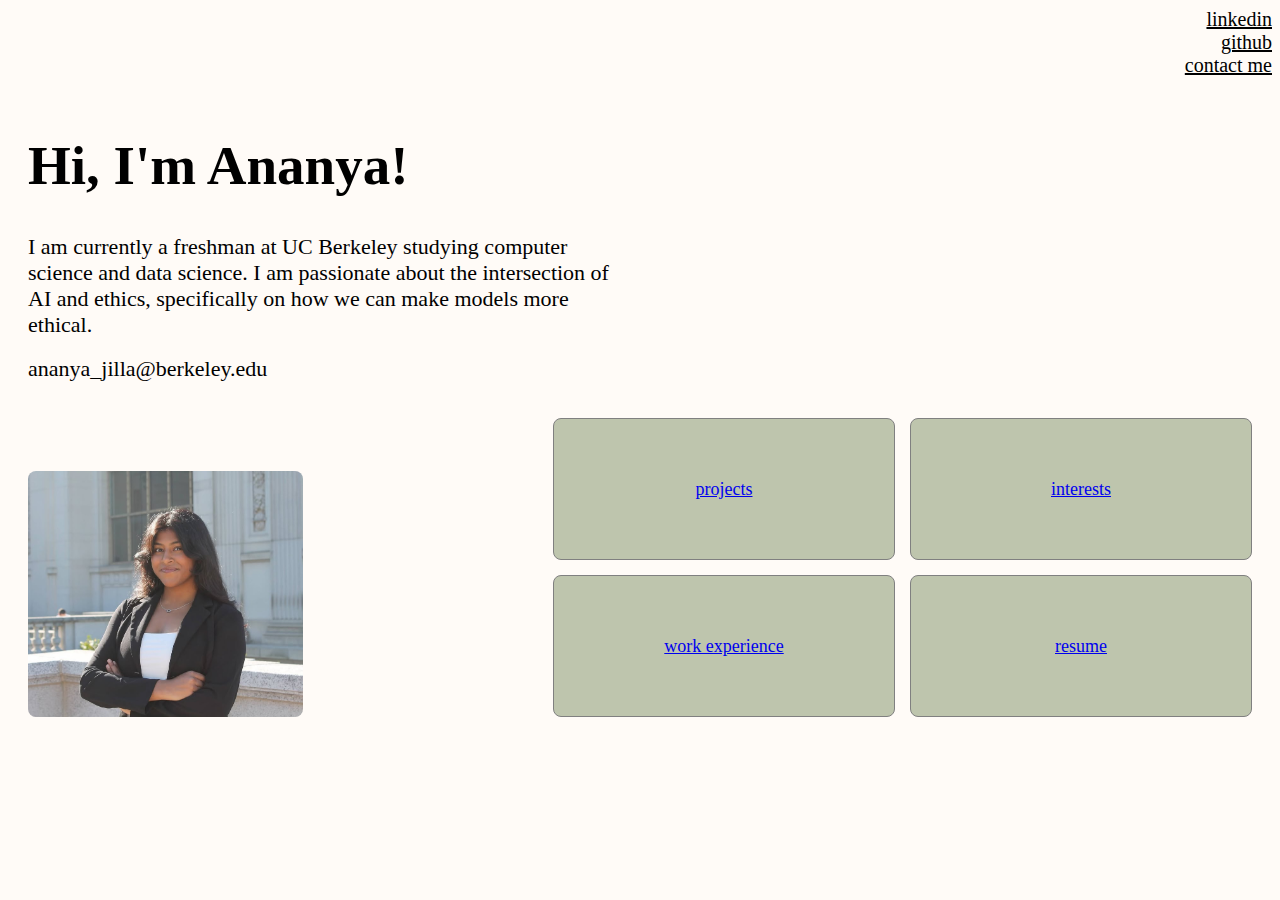
<file: index.html>
<!DOCTYPE html>
<html lang="en">
<head>
    <meta charset="UTF-8">
    <meta name="viewport" content="width=device-width, initial-scale=1.0">
    <title>Home Page</title>
    <link rel= "stylesheet" href= "style.css">
</head>
<body>
    <a href ="https://www.linkedin.com/in/ananya-jilla-4ba910335/" class ="contact">linkedin </a>
    <a href = "https://github.com/ajilla" class="contact">github </a>
    <a class="open-form">contact me</a>
    <div class="content">
        <div class="text">
            <h1>Hi, I'm Ananya!</h1>
            <a class="subtext">I am currently a freshman at UC Berkeley studying computer science and data science. I am passionate about the intersection of AI and ethics, specifically on how we can make models more ethical.</a>
            <br> <br>
            <a class="subtext"> ananya_jilla@berkeley.edu</a>
            <br> <br> <br> 
        </div>
    
        <div class="bottom-section">
            <img src="headshot.jpg" class="image" alt="Profile Image">
            
            <div class="box-container">
                <a href="projects.html" class="box">projects</a>
                <a href="interests.html" class="box">interests</a>
                <a href="work-experience.html" class="box">work experience</a>
                <a href="resume.html" class = "box" target="_blank">resume</a>
            </div>
        </div>
    </div>

   

    <div class="popup-container" id="popupForm">
        <div class="popup">
            <span class="close-btn" onclick="closeForm()">&times;</span>
            <a class="contact-text"> Contact Form</a>
            <form>
                <label for="name">name:</label>
                <input type="text" id="name" placeholder="Your Name" required>

                <label for="email">email:</label>
                <input type="email" id="email" placeholder="Your Email" required>

                <label for="message">message:</label>
                <textarea id="message" placeholder="Your Message" required></textarea>

                <button type="submit">Submit</button>
            </form>
        </div>
    </div>

    <script src="script.js"></script>

    
    <!--
    
    <h1 class="h1">Hi, I'm Ananya! </h1>
    <a class="subtext">I am currently a freshman at UC Berkeley studying computer science and data science.</a>
    <br>  <br>
    <a class="subtext"> ananya_jilla@berkeley.edu</a>
    <br> <br> <br> <br> <br> <br> <br> <br>
    <div class="container">
        <img src="headshot.jpg" class="image">
        
        <div class="box-container">
            <div class="box">Box 1</div>
            <div class="box">Box 2</div>
            <div class="box">Box 3</div>
            <div class="box">Box 4</div>
        </div>
    </div>
     
    <img class="img" src="headshot.jpg">
    <div class="box-container">
        <div class="box">Box 1</div>
        <div class="box">Box 2</div>
        <div class="box">Box 3</div>
        <div class="box">Box 4</div>
    </div> 
    
     <a class="block"> Hi</a> 
    <a class="block"> Hello</a>
    <img src="download (1).jpeg" alt="Flower">
    <a class="block"> That is a flower</a>
    <a class="block"> section 4</a> -->

</body>
</html>
</file>
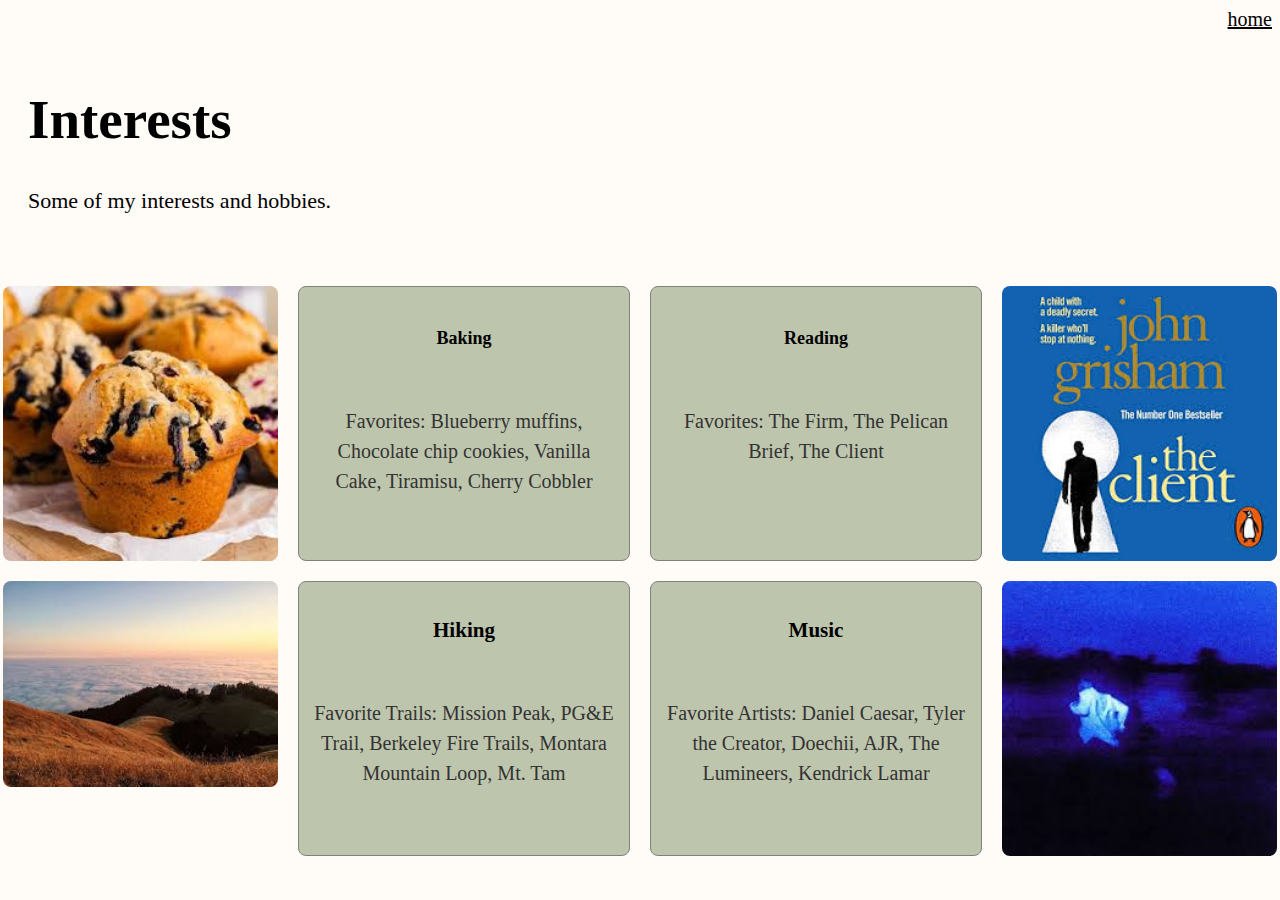
<file: interests.html>
<!DOCTYPE html>
<html lang="en">
<head>
    <meta charset="UTF-8">
    <meta name="viewport" content="width=device-width, initial-scale=1.0">
    <title>Document</title>
    <link rel= "stylesheet" href= "style.css">
</head>
<body>
    <a href="index.html" class="contact">home</a>
    <div class="content">
        <div class="text">
            <h1>Interests</h1>
            <a class="subtext">Some of my interests and hobbies.</a>
            <br> <br> <br> <br> <br>
            <!-- <a class="subtext"> ananya_jilla@berkeley.edu</a>
            <br> <br> <br>  -->
        </div>

        <div class="projects-section">
        
            <div class="interests-boxes-container">
                <img src="muffins.jpeg" class="image" alt="Blueberry Muffins">
                <div class="projects-box">
                    <h4>Baking</h4>
                    <br>
                    <p>Favorites: Blueberry muffins, Chocolate chip cookies, Vanilla Cake, Tiramisu, Cherry Cobbler </p>
                </div>
                <div class="projects-box">
                    <h4>Reading</h4>
                    <br>
                    <p>Favorites: The Firm, The Pelican Brief, The Client</p>
                </div>
                <img src="theClient.jpeg" class="image" alt="The Client">
                <img src="mttam.jpeg" class="image" alt="Mt. Tam">
                <div class="projects-box">
                    <h3>Hiking</h3>
                    <br>
                    <p>Favorite Trails: Mission Peak, PG&E Trail, Berkeley Fire Trails, Montara Mountain Loop, Mt. Tam</p>
                </div>
                <div class="projects-box">
                    <h3>Music</h3>
                    <br>
                    <p>Favorite Artists: Daniel Caesar, Tyler the Creator, Doechii, AJR, The Lumineers, Kendrick Lamar</p>
                </div>
                <img src="superpowers.jpeg" class="image" alt="Superpowers">
            </div>
        </div>
</body>
</html>
</file>
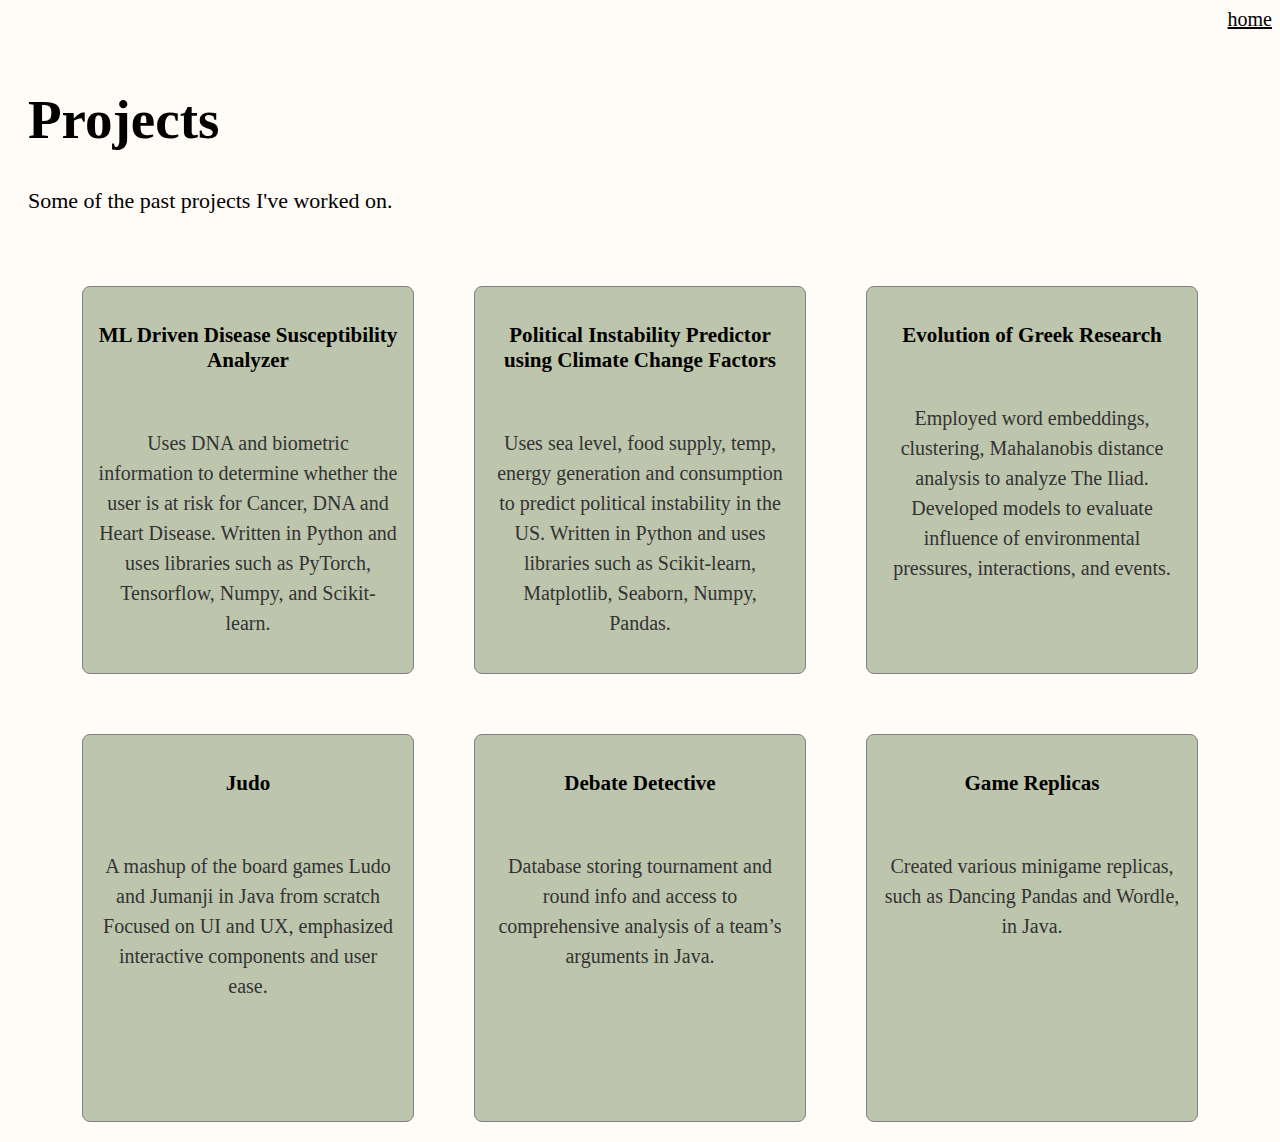
<file: projects.html>
<!DOCTYPE html>
<html lang="en">
<head>
    <meta charset="UTF-8">
    <meta name="viewport" content="width=device-width, initial-scale=1.0">
    <title>Projects</title>
    <link rel= "stylesheet" href= "style.css">
</head>
<body>
    <a href="index.html" class="contact">home</a>
    <div class="content">
        <div class="text">
            <h1>Projects</h1>
            <a class="subtext">Some of the past projects I've worked on.</a>
            <br> <br> <br> <br> <br>
        </div>

        <div class="projects-section">
        
            <div class="projects-boxes-container">
                <div class="projects-box">
                    <h3>ML Driven Disease Susceptibility Analyzer</h3>
                    <br>
                    <p>Uses DNA and biometric information to determine whether the user is at risk for Cancer, DNA and Heart Disease.
                        Written in Python and uses libraries such as PyTorch, Tensorflow, Numpy, and Scikit-learn.</p>
                </div>
                <div class="projects-box">
                    <h3>Political Instability Predictor using Climate Change Factors</h3>
                    <br>
                    <p>Uses sea level, food supply, temp, energy generation and consumption to predict political instability in the US.
                        Written in Python and uses libraries such as Scikit-learn, Matplotlib, Seaborn, Numpy, Pandas.</p>
                </div>
                <div class="projects-box">
                    <h3>Evolution of Greek Research</h3>
                    <br>
                    <p>Employed word embeddings, clustering, Mahalanobis distance analysis to analyze The Iliad.
                        Developed models to evaluate influence of environmental pressures, interactions, and events.</p>
                </div>
                <div class="projects-box">
                    <h3>Judo</h3>
                    <br>
                    <p>A mashup of the board games Ludo and Jumanji in Java from scratch
                        Focused on UI and UX, emphasized interactive components and user ease.</p>
                </div>
                <div class="projects-box">
                    <h3>Debate Detective</h3>
                    <br>
                    <p>Database storing tournament and round info and access to comprehensive analysis of a team’s arguments in Java.</p>
                </div>
                <div class="projects-box">
                    <h3>Game Replicas</h3>
                    <br>
                    <p>Created various minigame replicas, such as Dancing Pandas and Wordle, in Java.</p>
                </div>
            </div>
        </div>
    </div>
</body>
</html>
</file>
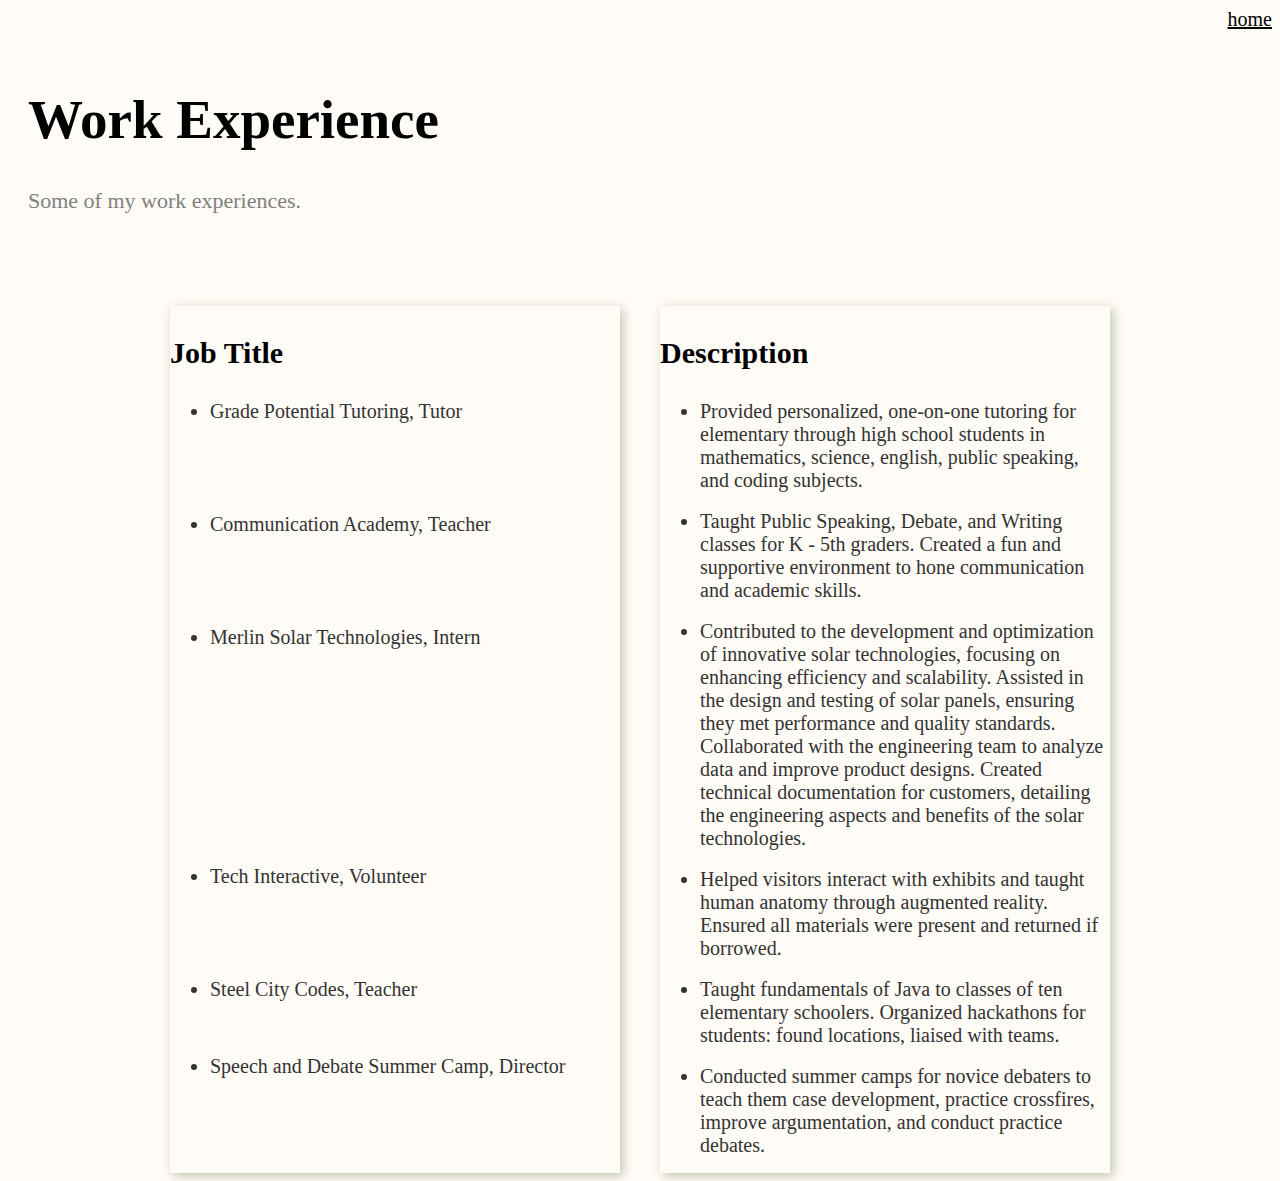
<file: work-experience.html>
<!DOCTYPE html>
<html lang="en">
<head>
    <meta charset="UTF-8">
    <meta name="viewport" content="width=device-width, initial-scale=1.0">
    <title>Work Experience</title>
    <link rel= "stylesheet" href= "style.css">
</head>
<body>
    <a href="index.html" class="contact">home</a>
    <div class="work-content">
        <div class="text">
            <h1>Work Experience</h1>
            <a class="subtext">Some of my work experiences.</a>
            <br> <br> <br> <br> <br>
        </div>
    </div>

    <div class="work-container">
        <div class="work-column">
            <h3>Job Title</h3>
            <ul>
                <li>Grade Potential Tutoring, Tutor</li>
                <br> <br> <br> <br> <br>
                <li>Communication Academy, Teacher</li>
                <br> <br> <br> <br> <br>
                <li>Merlin Solar Technologies, Intern</li>
                <br> <br> <br> <br> <br> <br> <br> <br> <br> <br> <br><br>
                <li>Tech Interactive, Volunteer</li>
                <br> <br> <br> <br><br>
                <li>Steel City Codes, Teacher</li>
                <br> <br> <br> 
                <li>Speech and Debate Summer Camp, Director</li>
                <br> <br>
            </ul>
        </div>
        <div class="work-column">
            <h3>Description</h3>
            <ul>
                <li>Provided personalized, one-on-one tutoring for elementary through high school students in mathematics, science, english, public speaking, and coding subjects.</li>
                <br>
                <li>Taught Public Speaking, Debate, and Writing classes for K - 5th graders. Created a fun and supportive environment to hone communication and academic skills.</li>
                <br>
                <li>Contributed to the development and optimization of innovative solar technologies, focusing on enhancing efficiency and scalability. Assisted in the design and testing of solar panels, ensuring they met performance and quality standards.
                    Collaborated with the engineering team to analyze data and improve product designs. Created technical documentation for customers, detailing the engineering aspects and benefits of the solar technologies.</li>
                <br>
                <li>Helped visitors interact with exhibits and taught human anatomy through augmented reality. Ensured all materials were present and returned if borrowed.</li>
                <br>
                <li>Taught fundamentals of Java to classes of ten elementary schoolers. Organized hackathons for students: found locations, liaised with teams.</li>
                <br>
                <li>Conducted summer camps for novice debaters to teach them case development, practice crossfires, improve argumentation, and conduct practice debates.</li>
            </ul>
        </div>
    
</body>
</html>
</file>
<file: style.css>
h1 {
    color: black;
    text-align: left;
    font-size: 55px;
    font-weight: bold;
    font-family: 'Surana';
}

.contact {
    color: black;
    text-align: right;
    font-size: 20px;
    font-family: 'Unna';
    display:block;

}

h1:hover {
    text-shadow: 1px 1px 1px grey 
} 


body {
    background-color: #FFFBF7;
}

.subtext {
    text-align: left;
    font-family: "Roboto Serif";
    font-size: 22px;

}

.block {
    display: block;
    width: 200px;
    background-color: #BEC5AD;
    box-align: right;
   /* border: lightblue 10px solid; */
    text-align: center;
    font-weight: bold;
    margin: 20px;
    padding: 20px;
    /*color: blue; */
}

.content {
    display: flex;
    flex-direction: column;
    align-items: flex-start; 
    margin: 20px;
}

.work-content {
    color: grey;
    display: flex;
    flex-direction: column;
    align-items: flex-start; 
    margin: 20px;
}

.text {
    max-width: 600px; 
}

.bottom-section {
    display: flex;
    align-items: flex-end; 
    width: 100%
}

.image {
    width: 275px; 
    height: auto;
    border-radius: 8px;
}

.box-container {
    display: grid;
    grid-template-columns: repeat(2, 1fr); 
    grid-template-rows: repeat(2, 1fr); 
    gap: 15px; 
    margin-left: auto;
}

.box {
    background-color: #BEC5AD;
    border: 1px solid grey;
    padding: 20px;
    line-height: 100px;
    text-align: center;
    font-family: 'Unna';
    border-radius: 8px;
    width: 300px;
    height: 100px;
    font-size: 18px;
}

.projects-boxes-container{
    display: grid;
    grid-template-columns: repeat(3, 1fr); 
    grid-template-rows: repeat(2, 1fr); 
    gap: 60px; 
}

.projects-section {
    display: flex;
    justify-content: center; 
    align-items: center;
    width: 100%
}

.projects-box {
    background-color: #BEC5AD;
    border: 1px solid grey;
    padding: 15px;
    line-height: 25px;
    text-align: center;
    font-family: 'Roboto';
    border-radius: 8px;
    width: 300px;
    height: auto;
    font-size: 18px;
    text-align: center;
}

.projects-box h3 {
    margin-bottom: 10px;
    font-family: 'Roboto Serif';
}

.resumeh1 {
    position: fixed; 
    top: 10px;
    right: 20px;
    font-size: 18px;
    font-family: 'Unna';
    font-weight: bold;
    z-index: 1000;
}

.projects-box h4 {
    margin-bottom: 10px;
    font-family: 'Roboto Serif';
    text-align: center;
}

.projects-box p {
    font-size: 20px;
    font-family: 'Unna';
    font-weight: 100;
    line-height: 1.5;
    color: #333;
    text-align: center;
}

.interests-boxes-container{
    display: grid;
    grid-template-columns: repeat(4, 1fr); 
    grid-template-rows: repeat(2, 1fr); 
    gap: 20px; 
}

.projects-box:hover {
    box-shadow: 3px 3px 3px grey;
}

.box:hover {
    box-shadow: 3px 3px 3px grey;
}

img:hover {
    box-shadow: 3px 3px 3px grey;
}

/* WORK EXPERIENCE */

.work-container {
    display: grid;
    grid-template-columns: repeat(2, auto);
    justify-content: center;
    gap: 40px;
}
.work-column {
    width: 450px;
    box-shadow: 3px 3px 10px rgba(190, 197, 173);
}

.work-column h3 {
    font-family: 'Unna';
    font-size: 30px;
}

.work-column h3:hover {
    text-shadow: 1px 1px 1px grey 
} 

.work-column ul li {
    font-family: "Unna"; 
    font-size: 20px; 
    font-weight: normal; 
    color: #333;
}

/* CONTACT ME */

.open-form {
    font-size: 20px;
    color: black;
    cursor: pointer;
    font-family: 'Unna';
    text-decoration: underline;
    text-align: right;
    display:block;

}

/* Popup Background */
.popup-container {
    display: none;
    position: fixed;
    top: 0;
    left: 0;
    width: 100%;
    height: 100%;
    background: rgba(0, 0, 0, 0.5);
    justify-content: center;
    align-items: center;
}

/* Popup Form */
.popup {
    background: white;
    padding: 20px;
    width: 300px;
    border-radius: 10px;
    box-shadow: 0px 4px 10px rgba(0, 0, 0, 0.2);
    position: relative;
}

.contact-text{
    font-family: 'Surana';
    font-size: 20px;
    font-weight: bold;
}

/* Close Button */
.close-btn {
    position: absolute;
    top: 10px;
    right: 15px;
    font-size: 22px;
    cursor: pointer;
}

/* Form Fields */
form {
    display: flex;
    flex-direction: column;
    gap: 10px;
}

input, textarea {
    width: 100%;
    padding: 8px;
    border: 1px solid #ccc;
    border-radius: 5px;
}

button {
    padding: 10px;
    background: blue;
    color: white;
    border: none;
    cursor: pointer;
    border-radius: 5px;
}

button:hover {
    background: darkblue;
}
</file>
